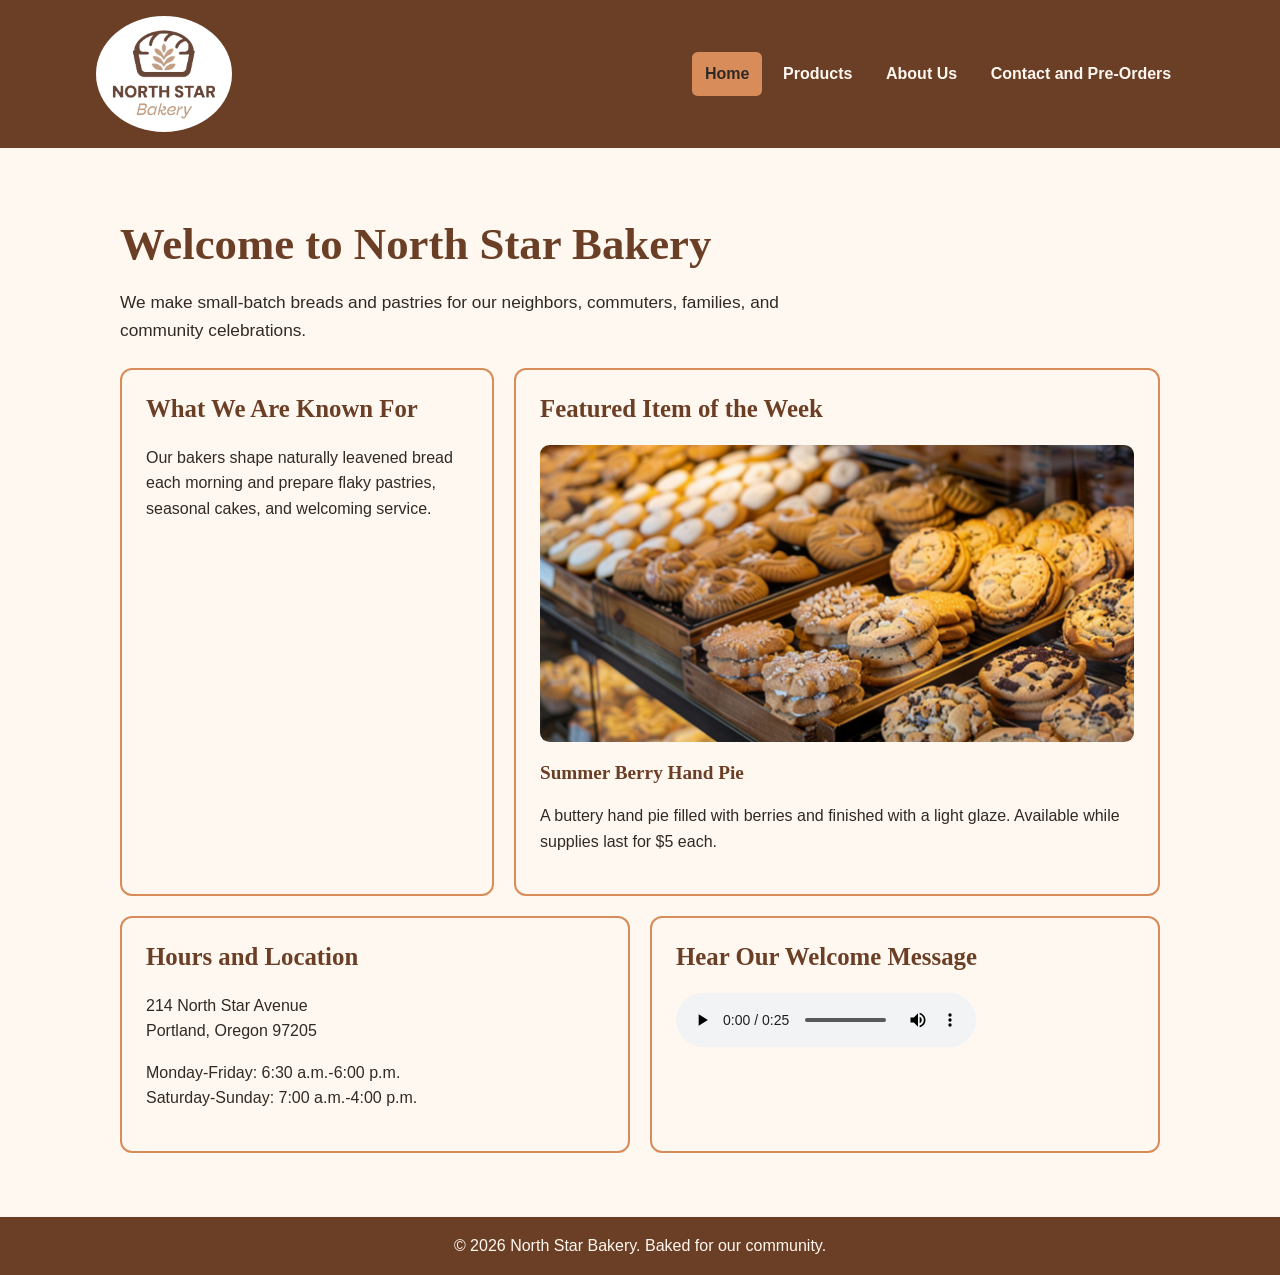
<file: index.html>
<!DOCTYPE html>
<html lang="en">
<head>
  <meta charset="UTF-8">
  <meta name="viewport" content="width=device-width, initial-scale=1.0">
  <title>North Star Bakery | Home</title>
  <link rel="stylesheet" href="styles.css">
  <script src="script.js" defer></script>
</head>
<body>
  <header class="site-header">
    <div class="site-header-inner">
      <img class="site-logo" src="Bakery_c/bakery-logo_c.png"
           alt="North Star Bakery logo">
      <nav aria-label="Main navigation">
      <ul>
        <li><a href="index.html" aria-current="page">Home</a></li>
        <li><a href="products.html">Products</a></li>
        <li><a href="about.html">About Us</a></li>
        <li><a href="contact.html">Contact and Pre-Orders</a></li>
      </ul>
      </nav>
    </div>
  </header>

  <main>
    <h1>Welcome to North Star Bakery</h1>
    <p class="intro">
      We make small-batch breads and pastries for our neighbors,
      commuters, families, and community celebrations.
    </p>

    <div class="content-grid">
    <section class="card">
      <h2>What We Are Known For</h2>
      <p>
        Our bakers shape naturally leavened bread each morning and
        prepare flaky pastries, seasonal cakes, and welcoming service.
      </p>
    </section>

    <section class="card featured-card">
      <h2>Featured Item of the Week</h2>
      <picture>
        <source media="(max-width: 600px)"
                srcset="Bakery_c/bakery-feature-small_c.png">
        <img src="Bakery_c/bakery-feature-large_c.png"
             alt="Seasonal berry pastries arranged on a bakery counter">
      </picture>
      <h3>Summer Berry Hand Pie</h3>
      <p>
        A buttery hand pie filled with berries and finished with a light
        glaze. Available while supplies last for $5 each.
      </p>
    </section>

    <section class="card">
      <h2>Hours and Location</h2>
      <address>
        214 North Star Avenue<br>
        Portland, Oregon 97205
      </address>
      <p>
        Monday-Friday: 6:30 a.m.-6:00 p.m.<br>
        Saturday-Sunday: 7:00 a.m.-4:00 p.m.
      </p>
    </section>

    <section class="card">
      <h2>Hear Our Welcome Message</h2>
      <audio controls>
        <source src="Bakery_c/bakery-welcome_c.mp3"
                type="audio/mpeg">
        Your browser does not support the audio element.
        <a href="Bakery_c/bakery-welcome_c.mp3">
          Download the North Star Bakery welcome message.
        </a>
      </audio>
    </section>
    </div>
  </main>

  <footer>
    <p>&copy; 2026 North Star Bakery. Baked for our community.</p>
  </footer>
</body>
</html>
</file>
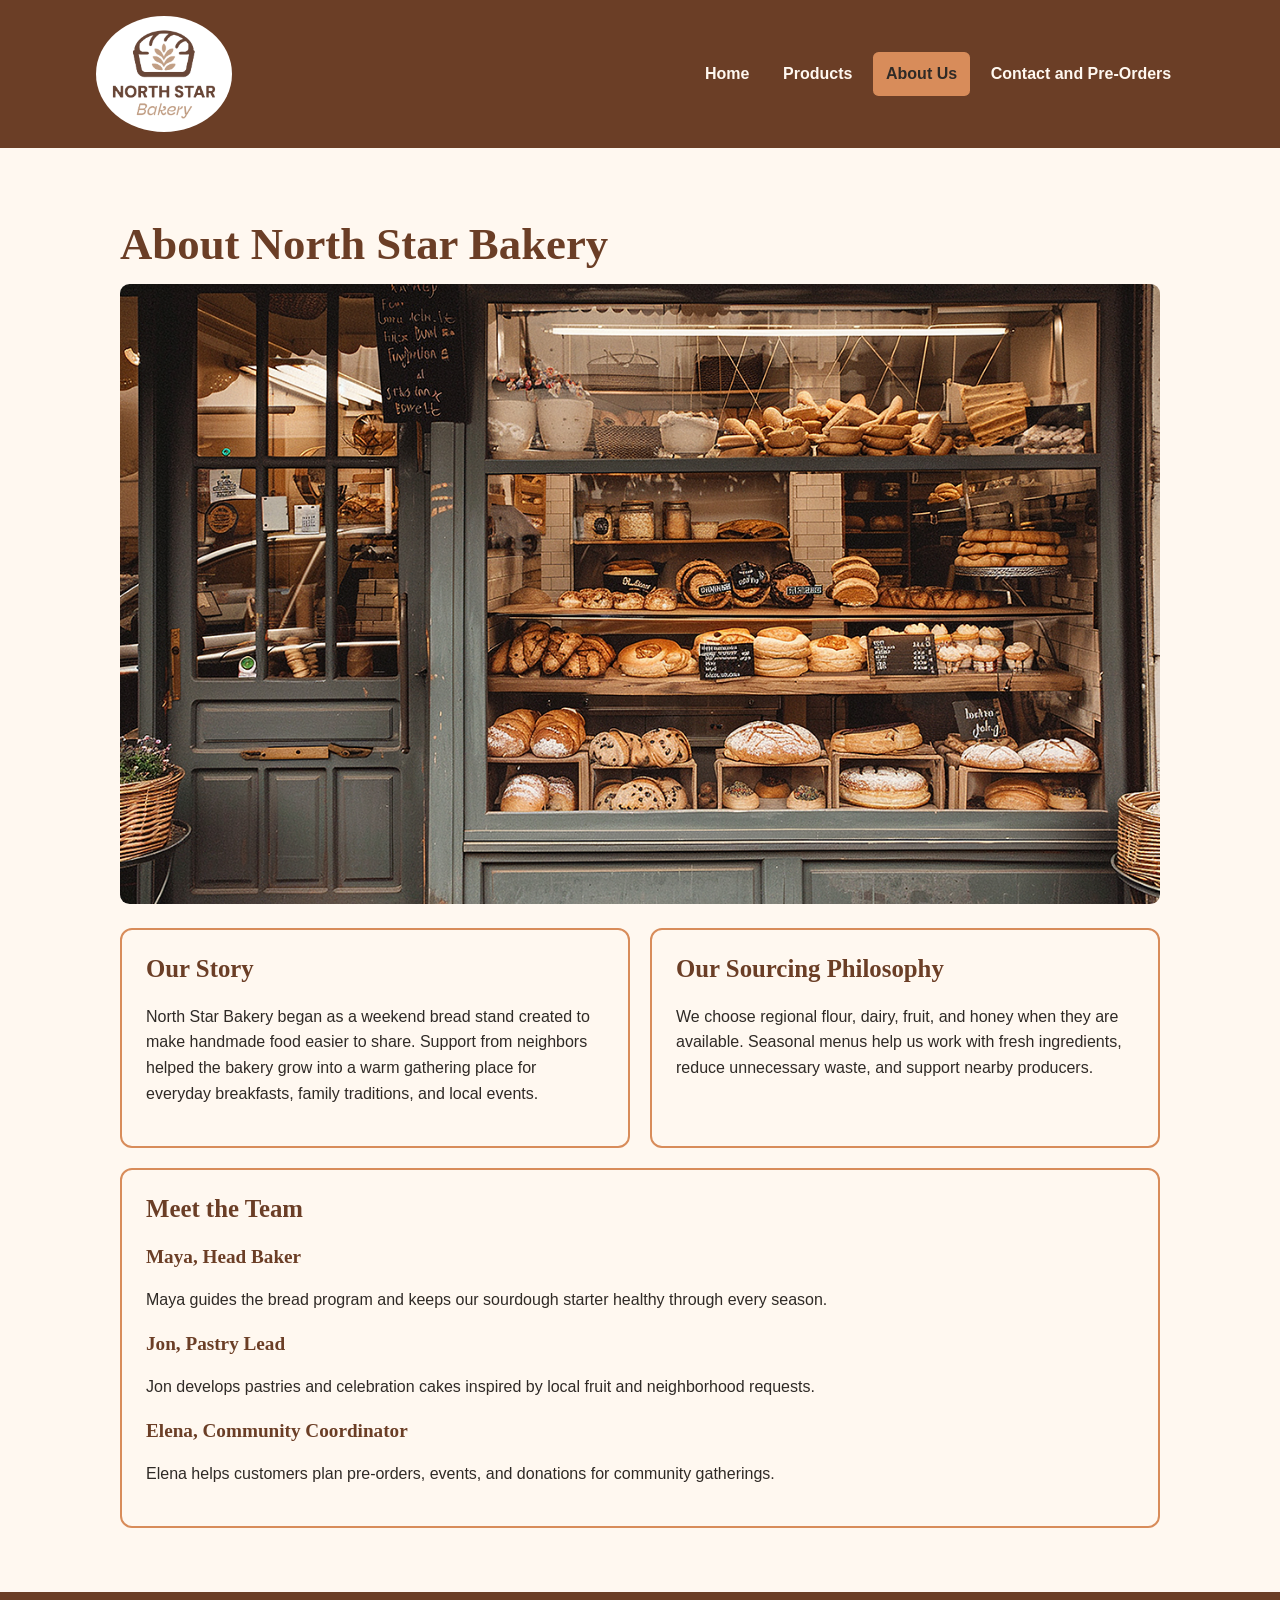
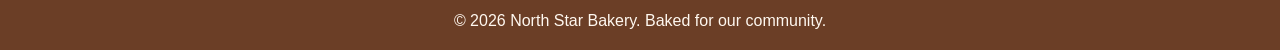
<file: about.html>
<!DOCTYPE html>
<html lang="en">
<head>
  <meta charset="UTF-8">
  <meta name="viewport" content="width=device-width, initial-scale=1.0">
  <title>North Star Bakery | About Us</title>
  <link rel="stylesheet" href="styles.css">
  <script src="script.js" defer></script>
</head>
<body>
  <header class="site-header">
    <div class="site-header-inner">
      <img class="site-logo" src="Bakery_c/bakery-logo_c.png"
           alt="North Star Bakery logo">
      <nav aria-label="Main navigation">
      <ul>
        <li><a href="index.html">Home</a></li>
        <li><a href="products.html">Products</a></li>
        <li><a href="about.html" aria-current="page">About Us</a></li>
        <li><a href="contact.html">Contact and Pre-Orders</a></li>
      </ul>
      </nav>
    </div>
  </header>

  <main>
    <h1>About North Star Bakery</h1>
    <img class="hero-image" src="Bakery_c/bakery-storefront_c.png"
         alt="North Star Bakery storefront with a welcoming front entrance">

    <div class="content-grid">
    <section class="card">
      <h2>Our Story</h2>
      <p>
        North Star Bakery began as a weekend bread stand created to make
        handmade food easier to share. Support from neighbors helped the
        bakery grow into a warm gathering place for everyday breakfasts,
        family traditions, and local events.
      </p>
    </section>

    <section class="card">
      <h2>Our Sourcing Philosophy</h2>
      <p>
        We choose regional flour, dairy, fruit, and honey when they are
        available. Seasonal menus help us work with fresh ingredients,
        reduce unnecessary waste, and support nearby producers.
      </p>
    </section>

    <section class="card featured-card">
      <h2>Meet the Team</h2>
      <article>
        <h3>Maya, Head Baker</h3>
        <p>
          Maya guides the bread program and keeps our sourdough starter
          healthy through every season.
        </p>
      </article>
      <article>
        <h3>Jon, Pastry Lead</h3>
        <p>
          Jon develops pastries and celebration cakes inspired by local
          fruit and neighborhood requests.
        </p>
      </article>
      <article>
        <h3>Elena, Community Coordinator</h3>
        <p>
          Elena helps customers plan pre-orders, events, and donations
          for community gatherings.
        </p>
      </article>
    </section>
    </div>
  </main>

  <footer>
    <p>&copy; 2026 North Star Bakery. Baked for our community.</p>
  </footer>
</body>
</html>
</file>
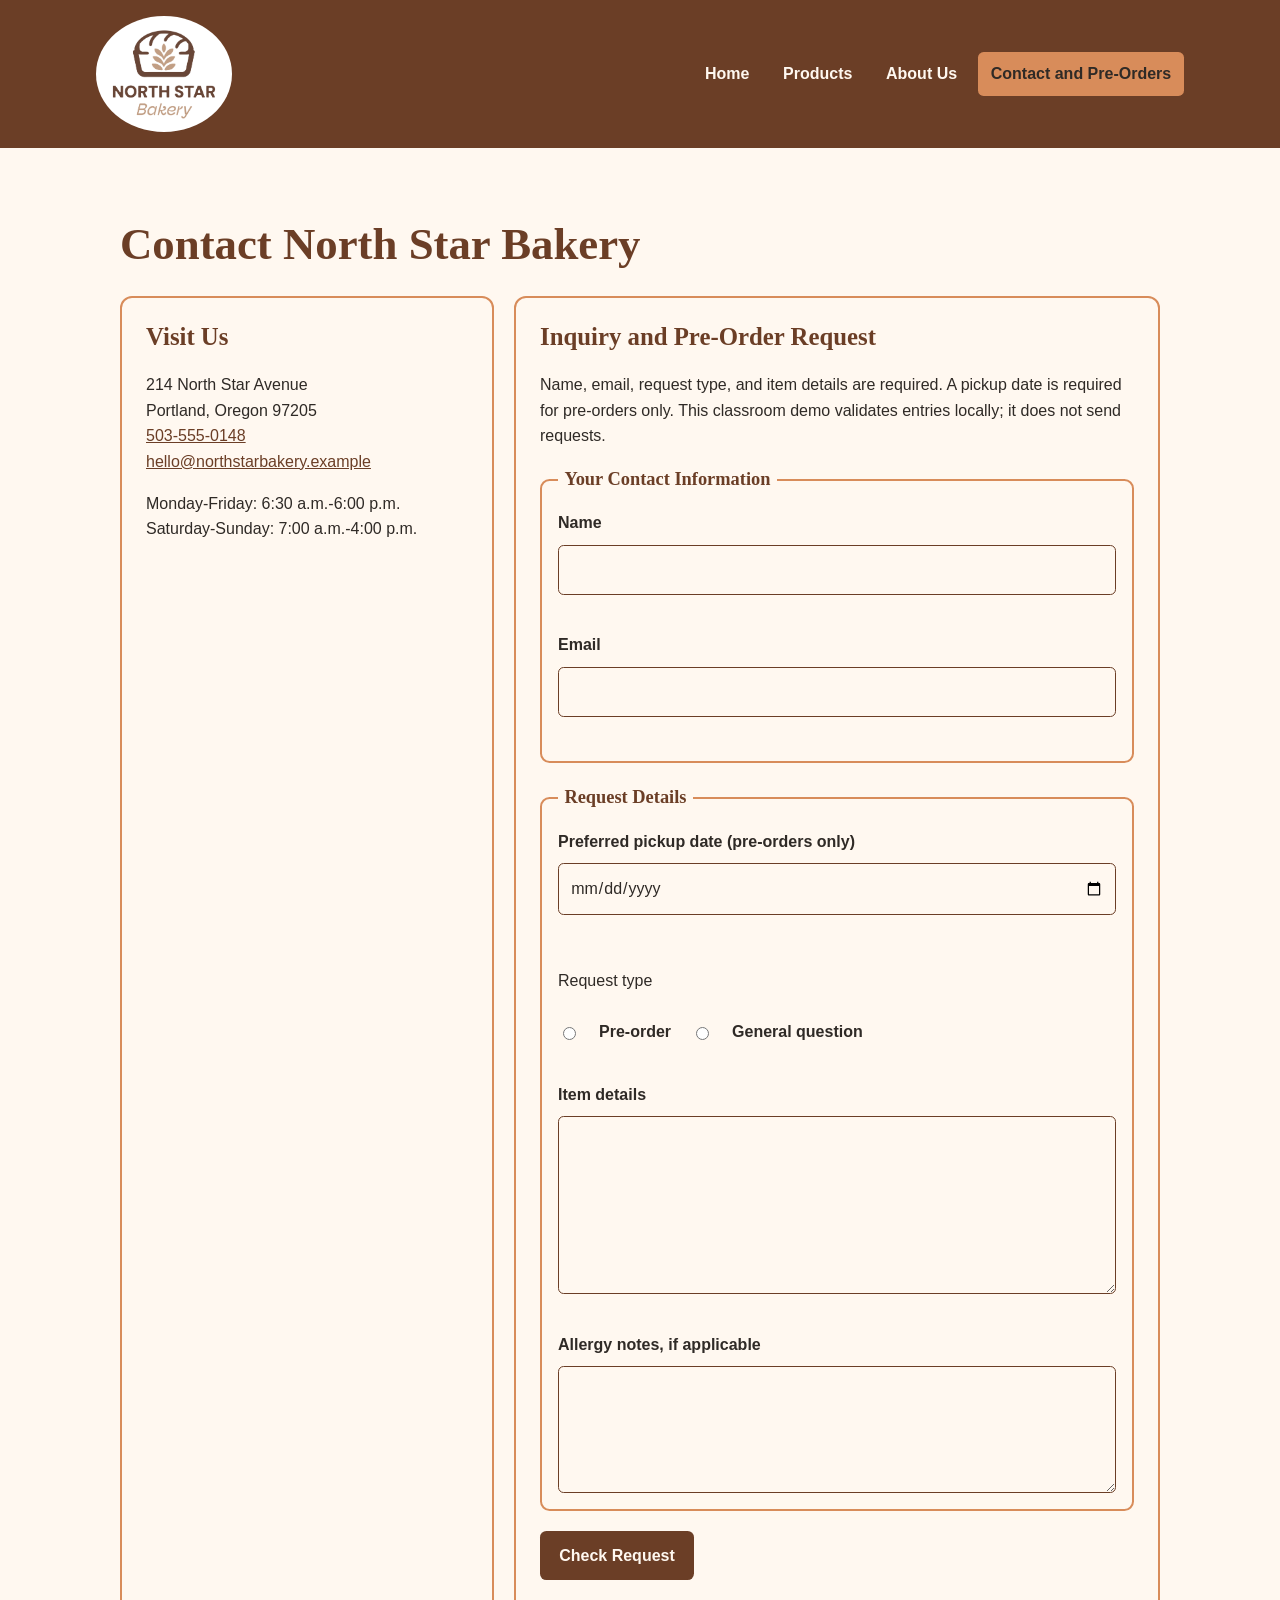
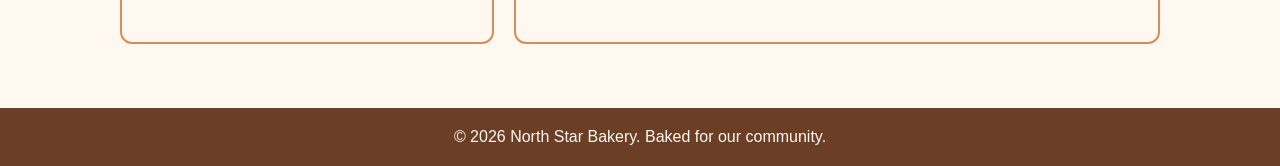
<file: contact.html>
<!DOCTYPE html>
<html lang="en">
<head>
  <meta charset="UTF-8">
  <meta name="viewport" content="width=device-width, initial-scale=1.0">
  <title>North Star Bakery | Contact and Pre-Orders</title>
  <link rel="stylesheet" href="styles.css">
  <script src="script.js" defer></script>
</head>
<body>
  <header class="site-header">
    <div class="site-header-inner">
      <img class="site-logo" src="Bakery_c/bakery-logo_c.png"
           alt="North Star Bakery logo">
      <nav aria-label="Main navigation">
      <ul>
        <li><a href="index.html">Home</a></li>
        <li><a href="products.html">Products</a></li>
        <li><a href="about.html">About Us</a></li>
        <li>
          <a href="contact.html" aria-current="page">
            Contact and Pre-Orders
          </a>
        </li>
      </ul>
      </nav>
    </div>
  </header>

  <main>
    <h1>Contact North Star Bakery</h1>
    <div class="content-grid">
    <section class="card">
      <h2>Visit Us</h2>
      <address>
        214 North Star Avenue<br>
        Portland, Oregon 97205<br>
        <a href="tel:+15035550148">503-555-0148</a><br>
        <a href="mailto:hello@northstarbakery.example">
          hello@northstarbakery.example
        </a>
      </address>
      <p>
        Monday-Friday: 6:30 a.m.-6:00 p.m.<br>
        Saturday-Sunday: 7:00 a.m.-4:00 p.m.
      </p>
    </section>

    <section class="card featured-card">
      <h2>Inquiry and Pre-Order Request</h2>
      <p>Name, email, request type, and item details are required. A pickup date is required for pre-orders only. This classroom demo validates entries locally; it does not send requests.</p>

      <form id="preorder-form" action="#" method="post" novalidate>
        <fieldset>
          <legend>Your Contact Information</legend>

          <label for="name">Name</label>
          <input type="text" id="name" name="name"
                 autocomplete="name" minlength="2" maxlength="60"
                 required>
          <span class="error-message" id="name-error"></span>

          <label for="email">Email</label>
          <input type="email" id="email" name="email"
                 autocomplete="email" required>
          <span class="error-message" id="email-error"></span>
        </fieldset>

        <fieldset>
          <legend>Request Details</legend>

          <label for="pickup-date">Preferred pickup date (pre-orders only)</label>
          <input type="date" id="pickup-date" name="pickup-date"
                 required>
          <span class="error-message" id="pickup-date-error"></span>

          <p>Request type</p>
          <div class="radio-group" role="group" aria-label="Request type" aria-describedby="request-type-error">
          <input type="radio" id="pre-order" name="request-type"
                 value="pre-order" required>
          <label for="pre-order">Pre-order</label>

          <input type="radio" id="question" name="request-type"
                 value="general-question">
          <label for="question">General question</label>
          </div>
          <span class="error-message" id="request-type-error"></span>

          <label for="item-details">Item details</label>
          <textarea id="item-details" name="item-details" rows="6"
                    minlength="10" maxlength="500" required></textarea>
          <span class="error-message" id="item-details-error"></span>

          <label for="allergy-notes">
            Allergy notes, if applicable
          </label>
          <textarea id="allergy-notes" name="allergy-notes" rows="4"
                    maxlength="300"></textarea>
        </fieldset>

        <button type="submit">Check Request</button>
        <p id="form-status" class="status-message" aria-live="polite"></p>
      </form>
    </section>
    </div>
  </main>

  <footer>
    <p>&copy; 2026 North Star Bakery. Baked for our community.</p>
  </footer>
</body>
</html>
</file>
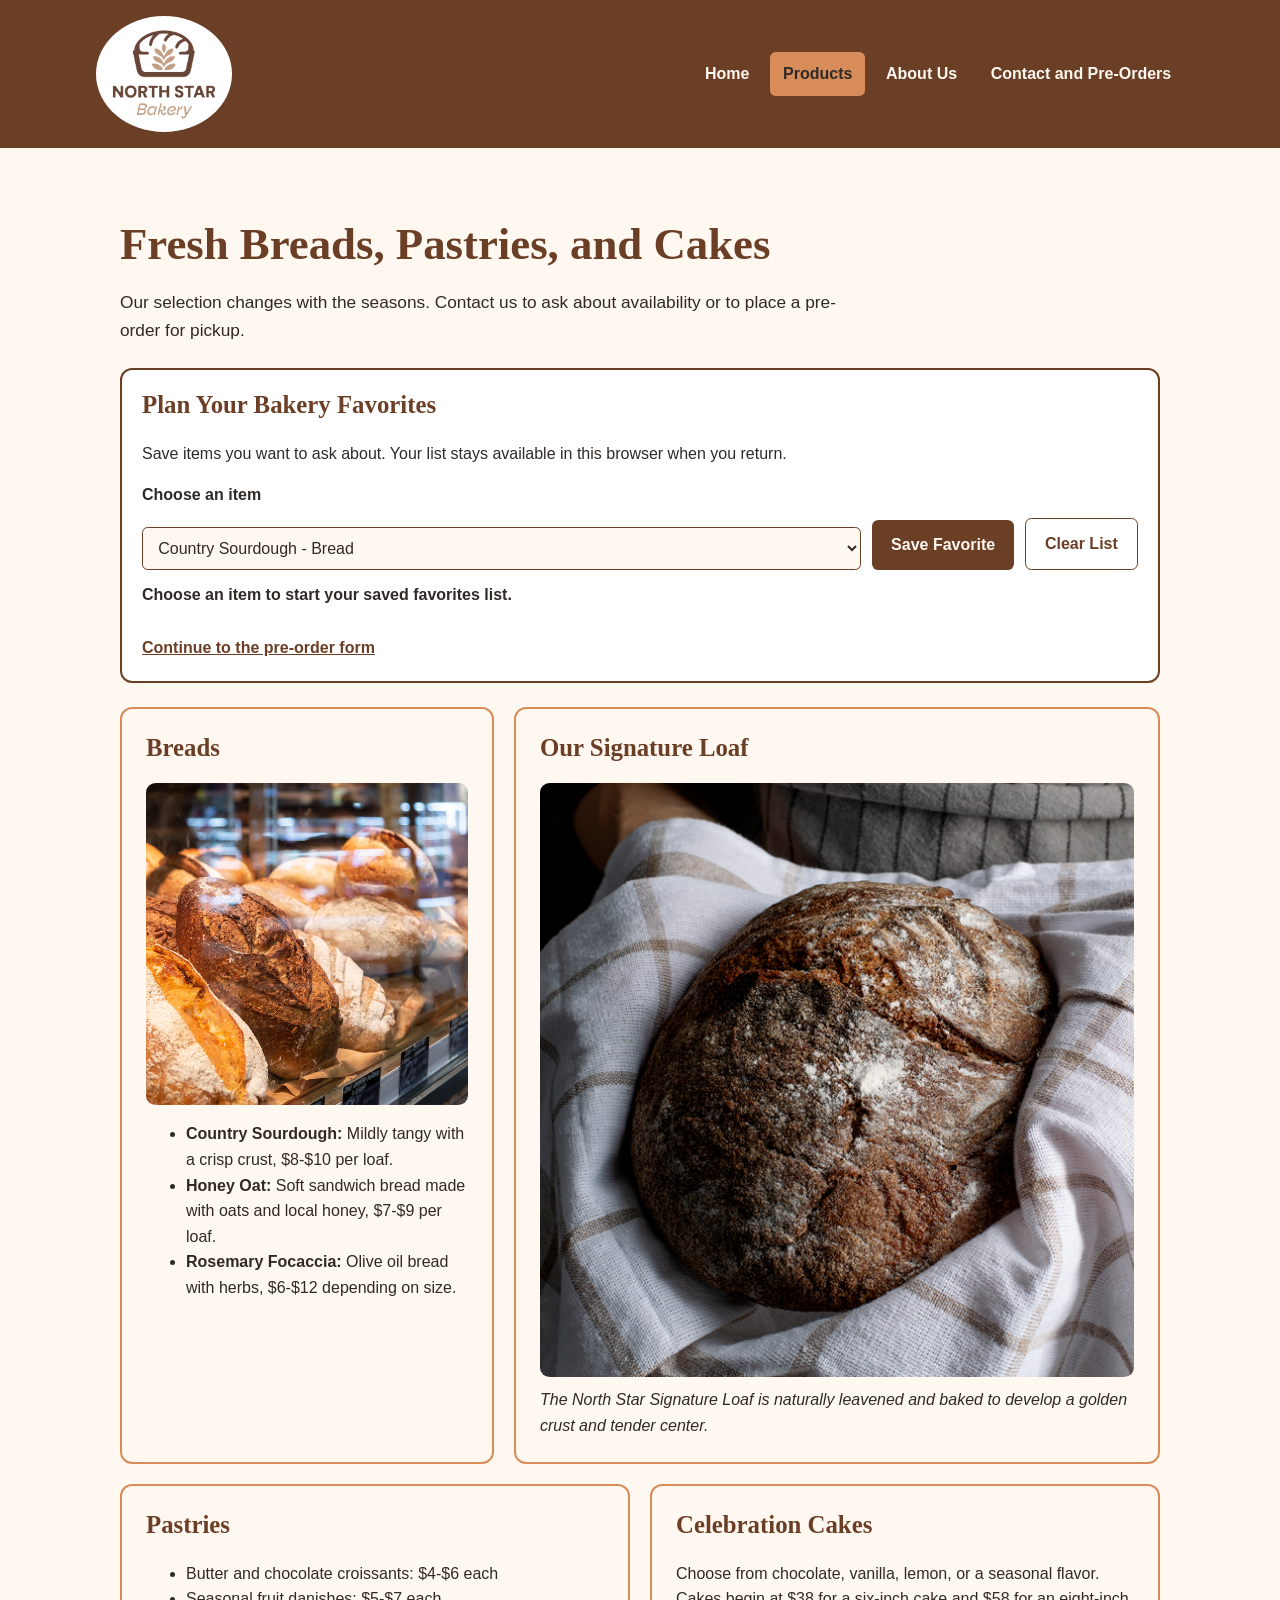
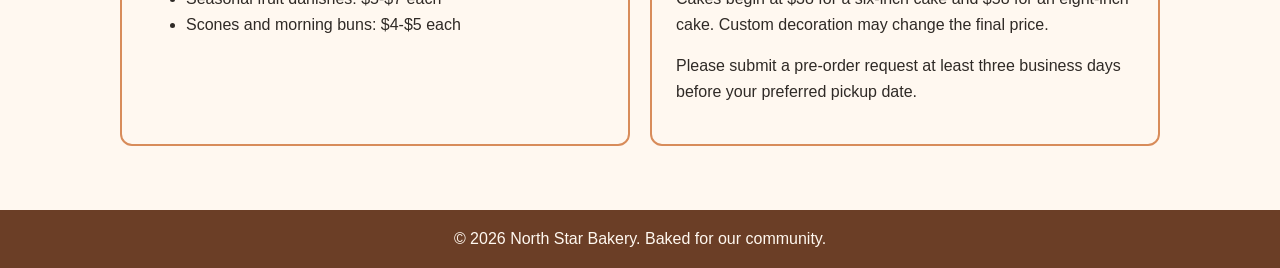
<file: products.html>
<!DOCTYPE html>
<html lang="en">
<head>
  <meta charset="UTF-8">
  <meta name="viewport" content="width=device-width, initial-scale=1.0">
  <title>North Star Bakery | Products</title>
  <link rel="stylesheet" href="styles.css">
  <script src="script.js" defer></script>
</head>
<body>
  <header class="site-header">
    <div class="site-header-inner">
      <img class="site-logo" src="Bakery_c/bakery-logo_c.png"
           alt="North Star Bakery logo">
      <nav aria-label="Main navigation">
      <ul>
        <li><a href="index.html">Home</a></li>
        <li><a href="products.html" aria-current="page">Products</a></li>
        <li><a href="about.html">About Us</a></li>
        <li><a href="contact.html">Contact and Pre-Orders</a></li>
      </ul>
      </nav>
    </div>
  </header>

  <main>
    <h1>Fresh Breads, Pastries, and Cakes</h1>
    <p class="intro">
      Our selection changes with the seasons. Contact us to ask about
      availability or to place a pre-order for pickup.
    </p>

    <section class="favorites-panel" aria-labelledby="favorites-heading">
      <div>
        <h2 id="favorites-heading">Plan Your Bakery Favorites</h2>
        <p>
          Save items you want to ask about. Your list stays available in this
          browser when you return.
        </p>
      </div>
      <div class="favorites-controls">
        <label for="favorite-product">Choose an item</label>
        <select id="favorite-product"></select>
        <button type="button" id="add-favorite">Save Favorite</button>
        <button type="button" id="clear-favorites" class="secondary-button">
          Clear List
        </button>
      </div>
      <p id="favorites-status" class="status-message" aria-live="polite"></p>
      <ul id="favorites-list" class="favorites-list"></ul>
      <a class="text-link" href="contact.html">Continue to the pre-order form</a>
    </section>

    <div class="content-grid">
    <section class="card">
      <h2>Breads</h2>
      <img src="Bakery_c/bakery-bread_c.png"
           alt="Fresh artisan bread loaves cooling on a wooden rack">
      <ul>
        <li>
          <strong>Country Sourdough:</strong> Mildly tangy with a crisp
          crust, $8-$10 per loaf.
        </li>
        <li>
          <strong>Honey Oat:</strong> Soft sandwich bread made with oats
          and local honey, $7-$9 per loaf.
        </li>
        <li>
          <strong>Rosemary Focaccia:</strong> Olive oil bread with herbs,
          $6-$12 depending on size.
        </li>
      </ul>
    </section>

    <section class="card featured-card">
      <h2>Our Signature Loaf</h2>
      <figure>
        <img src="Bakery_c/bakery-signature-loaf_c.png"
             alt="Round North Star sourdough loaf with a scored crust">
        <figcaption>
          The North Star Signature Loaf is naturally leavened and baked
          to develop a golden crust and tender center.
        </figcaption>
      </figure>
    </section>

    <section class="card">
      <h2>Pastries</h2>
      <ul>
        <li>Butter and chocolate croissants: $4-$6 each</li>
        <li>Seasonal fruit danishes: $5-$7 each</li>
        <li>Scones and morning buns: $4-$5 each</li>
      </ul>
    </section>

    <section class="card">
      <h2>Celebration Cakes</h2>
      <p>
        Choose from chocolate, vanilla, lemon, or a seasonal flavor.
        Cakes begin at $38 for a six-inch cake and $58 for an eight-inch
        cake. Custom decoration may change the final price.
      </p>
      <p>
        Please submit a pre-order request at least three business days
        before your preferred pickup date.
      </p>
    </section>
    </div>
  </main>

  <footer>
    <p>&copy; 2026 North Star Bakery. Baked for our community.</p>
  </footer>
</body>
</html>
</file>
<file: styles.css>
:root {
  --cream: #fff8f0;
  --brown: #6b3e26;
  --peach: #d88c5a;
  --charcoal: #2f2a26;
}

* {
  box-sizing: border-box;
}

body {
  margin: 0;
  background-color: var(--cream);
  color: var(--charcoal);
  font-family: Arial, sans-serif;
  font-size: 1rem;
  line-height: 1.6;
}

h1,
h2,
h3 {
  color: var(--brown);
  font-family: Georgia, serif;
  line-height: 1.2;
}

h1 {
  font-size: 2.1rem;
  margin-bottom: 0.75rem;
}

h2 {
  font-size: 1.55rem;
  margin-top: 0;
}

h3 {
  font-size: 1.2rem;
}

a {
  color: var(--brown);
}

a:focus-visible,
button:focus-visible,
input:focus-visible,
textarea:focus-visible,
select:focus-visible {
  outline: 0.2rem solid var(--peach);
  outline-offset: 0.2rem;
}

img,
picture,
audio {
  display: block;
  max-width: 100%;
}

img {
  height: auto;
  border-radius: 0.6rem;
}

.site-header {
  background-color: var(--brown);
  color: var(--cream);
  padding: 1rem;
}

.site-header-inner {
  display: flex;
  flex-direction: column;
  align-items: center;
  gap: 1rem;
  max-width: 68rem;
  margin: 0 auto;
}

.site-logo {
  width: 8.5rem;
  border-radius: 50%;
}

nav ul {
  display: flex;
  flex-direction: column;
  gap: 0.5rem;
  margin: 0;
  padding: 0;
  list-style: none;
  text-align: center;
}

nav a {
  display: block;
  padding: 0.55rem 0.8rem;
  border-radius: 0.35rem;
  color: var(--cream);
  font-weight: 700;
  text-decoration: none;
}

nav a:hover,
nav a[aria-current="page"] {
  background-color: var(--peach);
  color: var(--charcoal);
}

main {
  max-width: 68rem;
  margin: 0 auto;
  padding: 1.5rem 1rem 2.5rem;
}

.intro {
  max-width: 46rem;
  font-size: 1.08rem;
}

.content-grid {
  display: flex;
  flex-direction: column;
  gap: 1.25rem;
  margin-top: 1.5rem;
}

.favorites-panel {
  margin-top: 1.5rem;
  padding: 1.25rem;
  border: 0.15rem solid var(--brown);
  border-radius: 0.75rem;
  background-color: #fff;
}

.favorites-controls {
  display: flex;
  flex-direction: column;
  gap: 0.65rem;
  align-items: stretch;
}

.favorites-controls label {
  flex-basis: 100%;
}

select {
  min-width: 0;
  padding: 0.7rem;
  border: 0.1rem solid var(--brown);
  border-radius: 0.35rem;
  background-color: var(--cream);
  color: var(--charcoal);
  font: inherit;
}

.secondary-button {
  border: 0.1rem solid var(--brown);
  background-color: transparent;
  color: var(--brown);
}

.favorites-list {
  display: flex;
  flex-wrap: wrap;
  gap: 0.6rem;
  margin: 0.75rem 0 1rem;
  padding: 0;
  list-style: none;
}

.favorites-list li {
  padding: 0.45rem 0.7rem;
  border-radius: 2rem;
  background-color: var(--peach);
  font-weight: 700;
}

.status-message {
  min-height: 1.6em;
  margin: 0.75rem 0 0;
  font-weight: 700;
}

.error-message {
  min-height: 1.35em;
  color: #8b1e1e;
  font-size: 0.92rem;
  font-weight: 700;
}

[aria-invalid="true"] {
  border-color: #8b1e1e;
  outline: 0.12rem solid #8b1e1e;
}

.text-link {
  font-weight: 700;
}

.card {
  flex: 1 1 17rem;
  padding: 1.25rem;
  border: 0.15rem solid var(--peach);
  border-radius: 0.75rem;
}

.featured-card {
  flex-basis: 34rem;
}

figure {
  margin: 0;
}

figcaption {
  padding-top: 0.6rem;
  font-style: italic;
}

address {
  font-style: normal;
}

fieldset {
  display: flex;
  flex-direction: column;
  gap: 0.55rem;
  margin: 0 0 1.25rem;
  padding: 1rem;
  border: 0.15rem solid var(--peach);
  border-radius: 0.6rem;
}

legend {
  padding: 0 0.4rem;
  color: var(--brown);
  font-family: Georgia, serif;
  font-size: 1.15rem;
  font-weight: 700;
}

label {
  font-weight: 700;
}

input,
textarea {
  width: 100%;
  padding: 0.7rem;
  border: 0.1rem solid var(--brown);
  border-radius: 0.35rem;
  background-color: var(--cream);
  color: var(--charcoal);
  font: inherit;
}

.radio-group {
  display: flex;
  flex-wrap: wrap;
  gap: 0.75rem 1.25rem;
  align-items: center;
}

.radio-group input {
  width: auto;
}

button {
  padding: 0.75rem 1.2rem;
  border: 0;
  border-radius: 0.4rem;
  background-color: var(--brown);
  color: var(--cream);
  font: inherit;
  font-weight: 700;
  cursor: pointer;
}

button:hover {
  background-color: var(--peach);
  color: var(--charcoal);
}

footer {
  padding: 1rem;
  background-color: var(--brown);
  color: var(--cream);
  text-align: center;
}

footer p {
  margin: 0;
}

@media (min-width: 48rem) {
  h1 {
    font-size: 2.8rem;
  }

  .site-header-inner {
    flex-direction: row;
    justify-content: space-between;
  }

  nav ul {
    flex-direction: row;
    flex-wrap: wrap;
    justify-content: flex-end;
  }

  main {
    padding: 2.5rem 1.5rem 4rem;
  }

  .content-grid {
    flex-direction: row;
    flex-wrap: wrap;
  }

  .favorites-controls {
    flex-direction: row;
    flex-wrap: wrap;
    align-items: end;
  }

  .favorites-controls select {
    flex: 1 1 18rem;
  }

  .card {
    padding: 1.5rem;
  }
}
</file>
